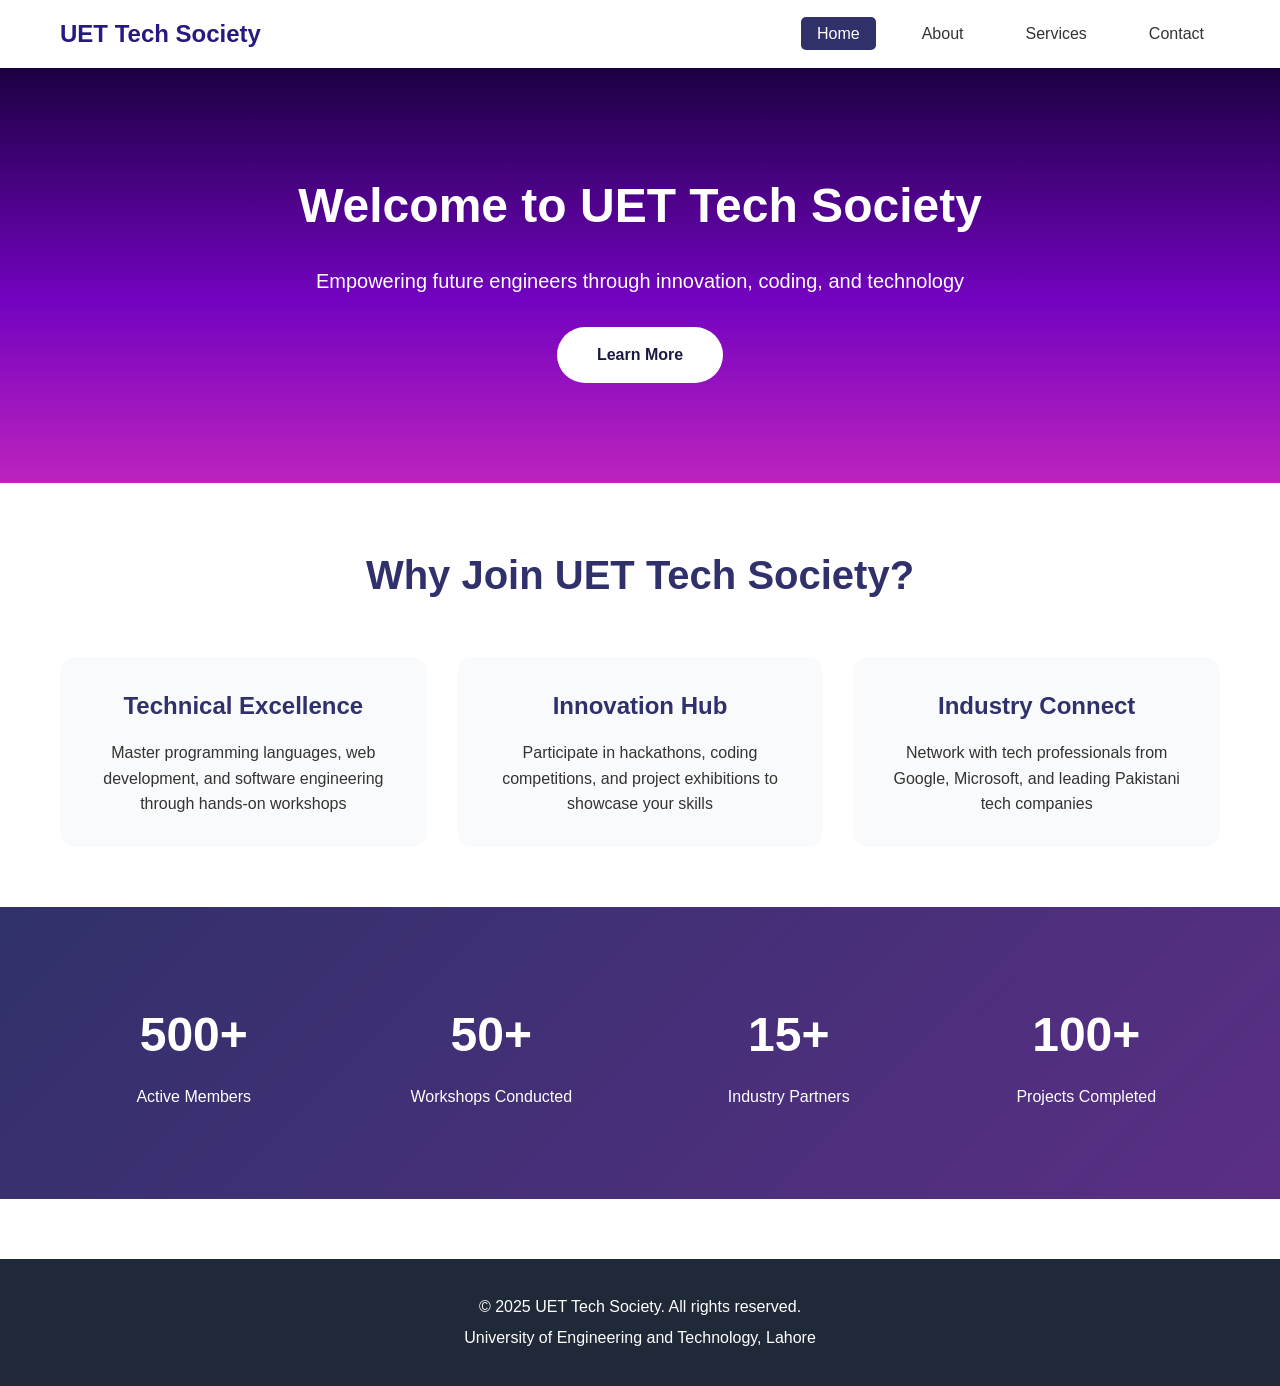
<file: index.html>
<!DOCTYPE html>
<html lang="en">
<head>
    <meta charset="UTF-8">
    <meta name="viewport" content="width=device-width, initial-scale=1.0">
    <title>UET Tech Society - Home</title>
    <link rel="stylesheet" href="styles.css">
</head>
<body>
    <!-- Navigation Menu -->
    <nav class="navbar">
        <div class="container">
            <h1 class="logo">UET Tech Society</h1>
            <ul class="nav-menu">
                <li><a href="index.html" class="active">Home</a></li>
                <li><a href="about.html">About</a></li>
                <li><a href="services.html">Services</a></li>
                <li><a href="contact.html">Contact</a></li>
            </ul>
        </div>
    </nav>

    <!-- Hero Section -->
    <section class="hero">
        <div class="container">
            <h1 class="hero-title">Welcome to UET Tech Society</h1>
            <p class="hero-subtitle">Empowering future engineers through innovation, coding, and technology</p>
            <a href="about.html" class="btn">Learn More</a>
        </div>
    </section>

    <!-- Features Section -->
    <section class="features">
        <div class="container">
            <h2>Why Join UET Tech Society?</h2>
            <div class="feature-grid">
                <div class="feature-card">
                    <h3> Technical Excellence</h3>
                    <p>Master programming languages, web development, and software engineering through hands-on workshops</p>
                </div>
                <div class="feature-card">
                    <h3> Innovation Hub</h3>
                    <p>Participate in hackathons, coding competitions, and project exhibitions to showcase your skills</p>
                </div>
                <div class="feature-card">
                    <h3> Industry Connect</h3>
                    <p>Network with tech professionals from Google, Microsoft, and leading Pakistani tech companies</p>
                </div>
            </div>
        </div>
    </section>

    <!-- Stats Section -->
    <section class="stats">
        <div class="container">
            <div class="stats-grid">
                <div class="stat-card">
                    <h3>500+</h3>
                    <p>Active Members</p>
                </div>
                <div class="stat-card">
                    <h3>50+</h3>
                    <p>Workshops Conducted</p>
                </div>
                <div class="stat-card">
                    <h3>15+</h3>
                    <p>Industry Partners</p>
                </div>
                <div class="stat-card">
                    <h3>100+</h3>
                    <p>Projects Completed</p>
                </div>
            </div>
        </div>
    </section>

    <!-- Footer -->
    <footer>
        <div class="container">
            <p>&copy; 2025 UET Tech Society. All rights reserved.</p>
            <p>University of Engineering and Technology, Lahore</p>
        </div>
    </footer>
</body>
</html>
</file>
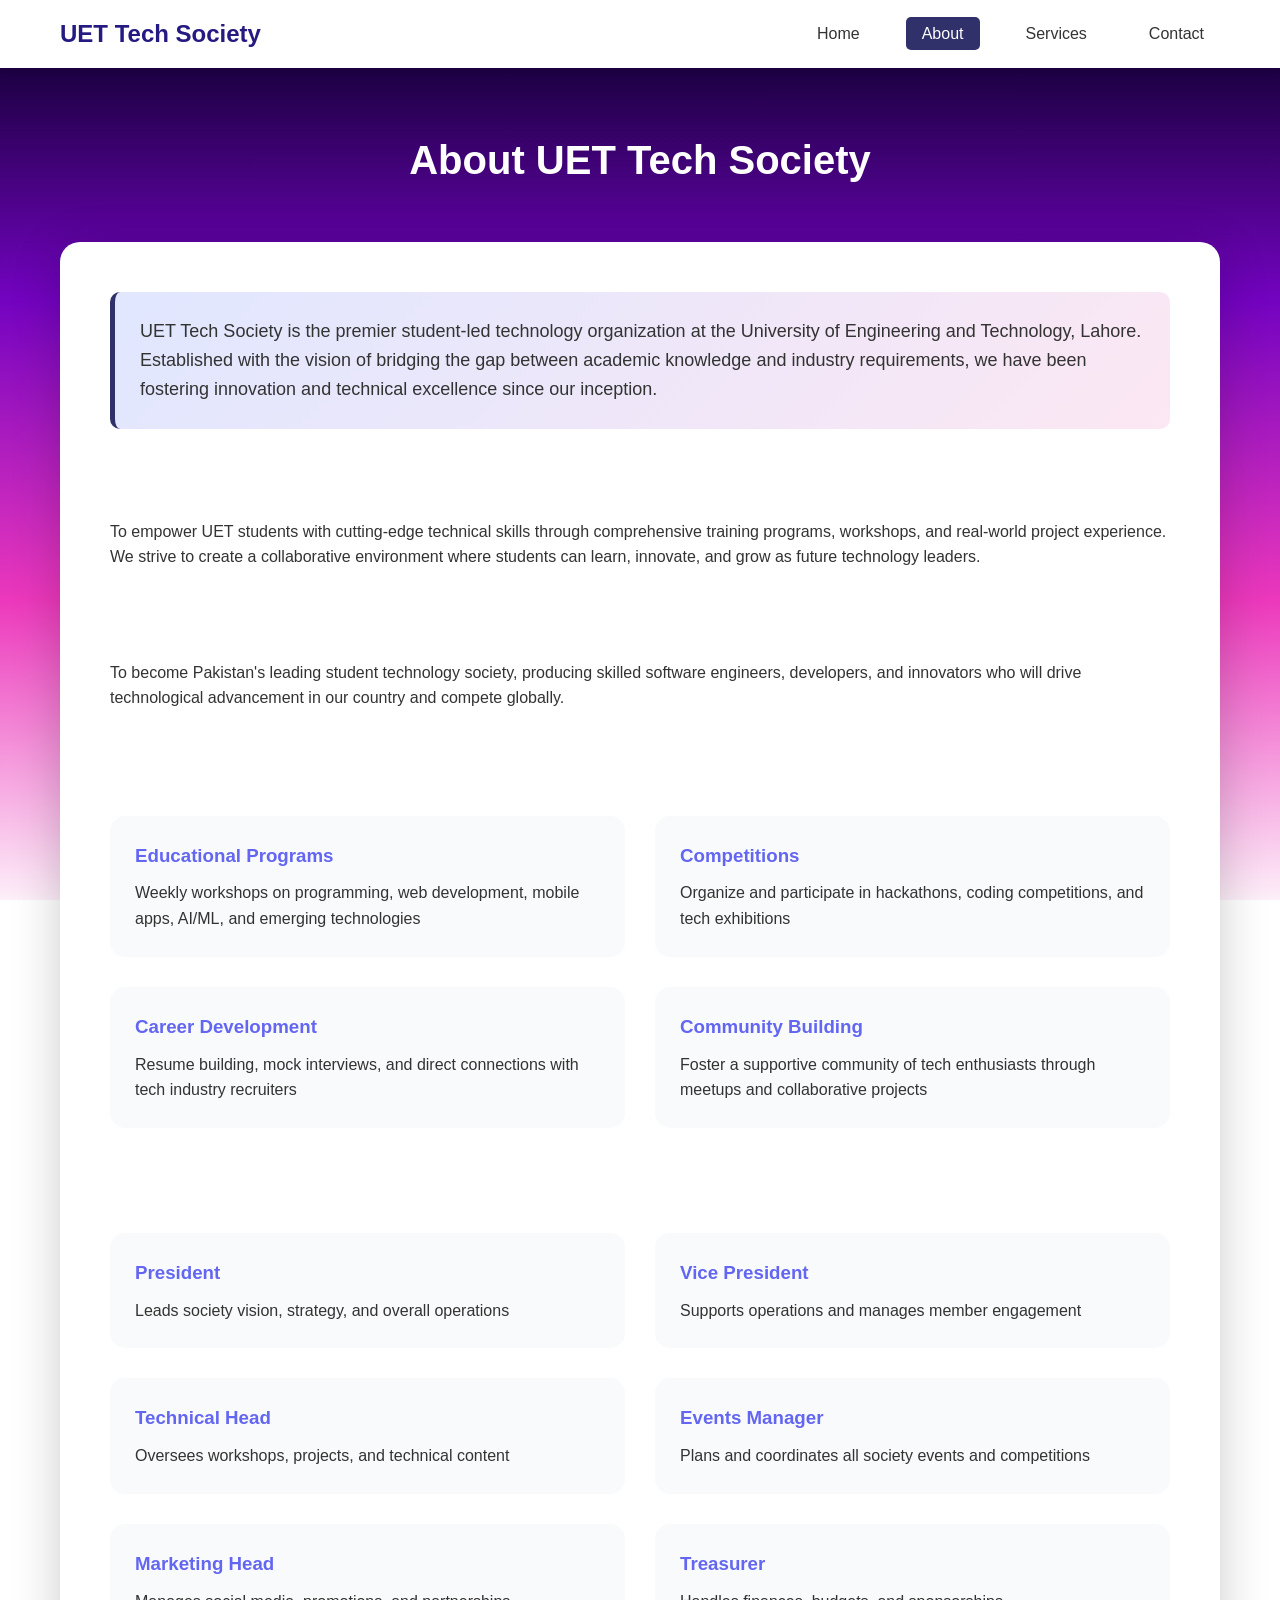
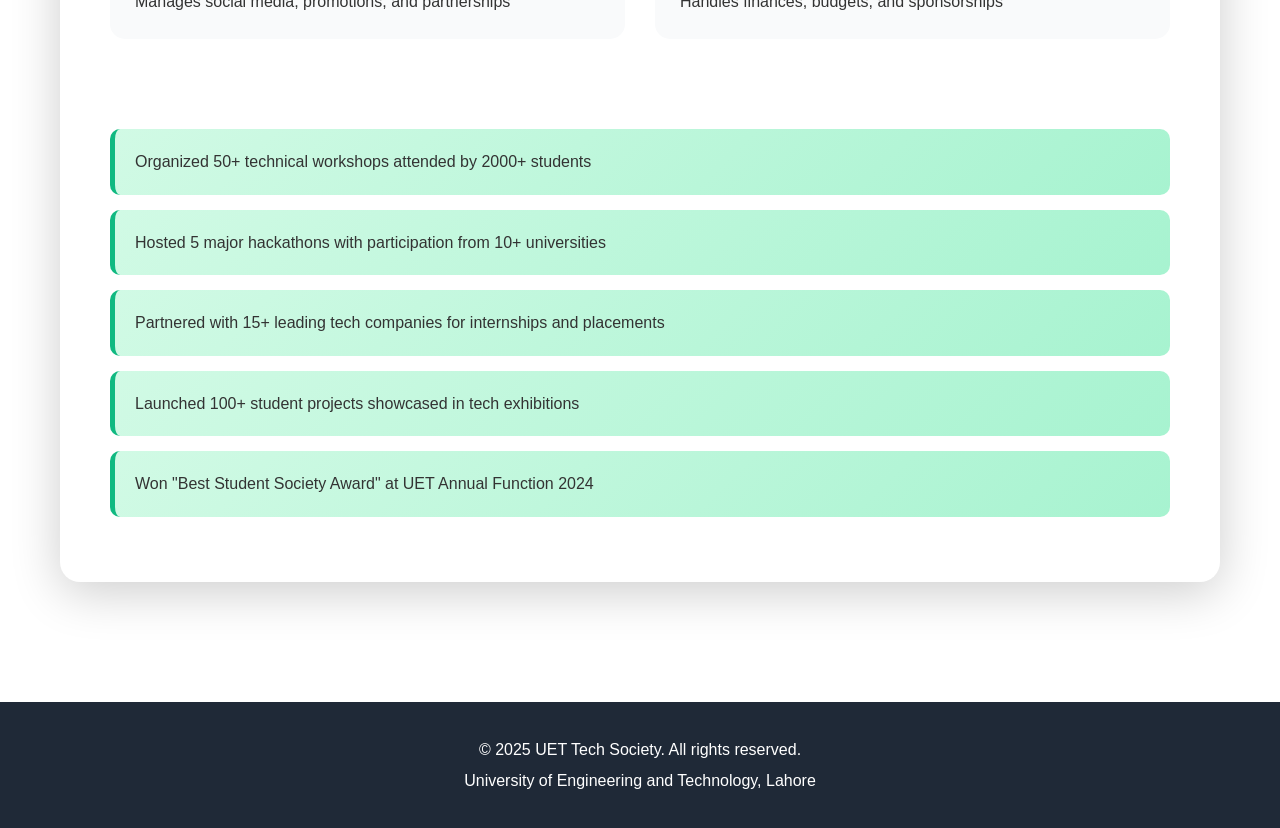
<file: about.html>
<!DOCTYPE html>
<html lang="en">
<head>
    <meta charset="UTF-8">
    <meta name="viewport" content="width=device-width, initial-scale=1.0">
    <title>About Us - UET Tech Society</title>
    <link rel="stylesheet" href="styles.css">
</head>
<body>
    <nav class="navbar">
        <div class="container">
            <h1 class="logo">UET Tech Society</h1>
            <ul class="nav-menu">
                <li><a href="index.html">Home</a></li>
                <li><a href="about.html" class="active">About</a></li>
                <li><a href="services.html">Services</a></li>
                <li><a href="contact.html">Contact</a></li>
            </ul>
        </div>
    </nav>

    <section class="page-section">
        <div class="container">
            <h1>About UET Tech Society</h1>
            
            <div class="about-content">
                <div class="about-intro">
                    <p>UET Tech Society is the premier student-led technology organization at the University of Engineering and Technology, Lahore. Established with the vision of bridging the gap between academic knowledge and industry requirements, we have been fostering innovation and technical excellence since our inception.</p>
                </div>

                <h2>Our Mission</h2>
                <p>To empower UET students with cutting-edge technical skills through comprehensive training programs, workshops, and real-world project experience. We strive to create a collaborative environment where students can learn, innovate, and grow as future technology leaders.</p>
                
                <h2>Our Vision</h2>
                <p>To become Pakistan's leading student technology society, producing skilled software engineers, developers, and innovators who will drive technological advancement in our country and compete globally.</p>
                
                <h2>What We Do</h2>
                <div class="activities-list">
                    <div class="activity-item">
                        <h3> Educational Programs</h3>
                        <p>Weekly workshops on programming, web development, mobile apps, AI/ML, and emerging technologies</p>
                    </div>
                    <div class="activity-item">
                        <h3> Competitions</h3>
                        <p>Organize and participate in hackathons, coding competitions, and tech exhibitions</p>
                    </div>
                    <div class="activity-item">
                        <h3> Career Development</h3>
                        <p>Resume building, mock interviews, and direct connections with tech industry recruiters</p>
                    </div>
                    <div class="activity-item">
                        <h3> Community Building</h3>
                        <p>Foster a supportive community of tech enthusiasts through meetups and collaborative projects</p>
                    </div>
                </div>

                <h2>Our Leadership Team</h2>
                <div class="team-grid">
                    <div class="team-member">
                        <h3>President</h3>
                        <p>Leads society vision, strategy, and overall operations</p>
                    </div>
                    <div class="team-member">
                        <h3>Vice President</h3>
                        <p>Supports operations and manages member engagement</p>
                    </div>
                    <div class="team-member">
                        <h3>Technical Head</h3>
                        <p>Oversees workshops, projects, and technical content</p>
                    </div>
                    <div class="team-member">
                        <h3>Events Manager</h3>
                        <p>Plans and coordinates all society events and competitions</p>
                    </div>
                    <div class="team-member">
                        <h3>Marketing Head</h3>
                        <p>Manages social media, promotions, and partnerships</p>
                    </div>
                    <div class="team-member">
                        <h3>Treasurer</h3>
                        <p>Handles finances, budgets, and sponsorships</p>
                    </div>
                </div>

                <h2>Our Achievements</h2>
                <ul class="achievements-list">
                    <li>Organized 50+ technical workshops attended by 2000+ students</li>
                    <li>Hosted 5 major hackathons with participation from 10+ universities</li>
                    <li>Partnered with 15+ leading tech companies for internships and placements</li>
                    <li>Launched 100+ student projects showcased in tech exhibitions</li>
                    <li>Won "Best Student Society Award" at UET Annual Function 2024</li>
                </ul>
            </div>
        </div>
    </section>

    <footer>
        <div class="container">
            <p>&copy; 2025 UET Tech Society. All rights reserved.</p>
            <p>University of Engineering and Technology, Lahore</p>
        </div>
    </footer>
</body>
</html>
</file>
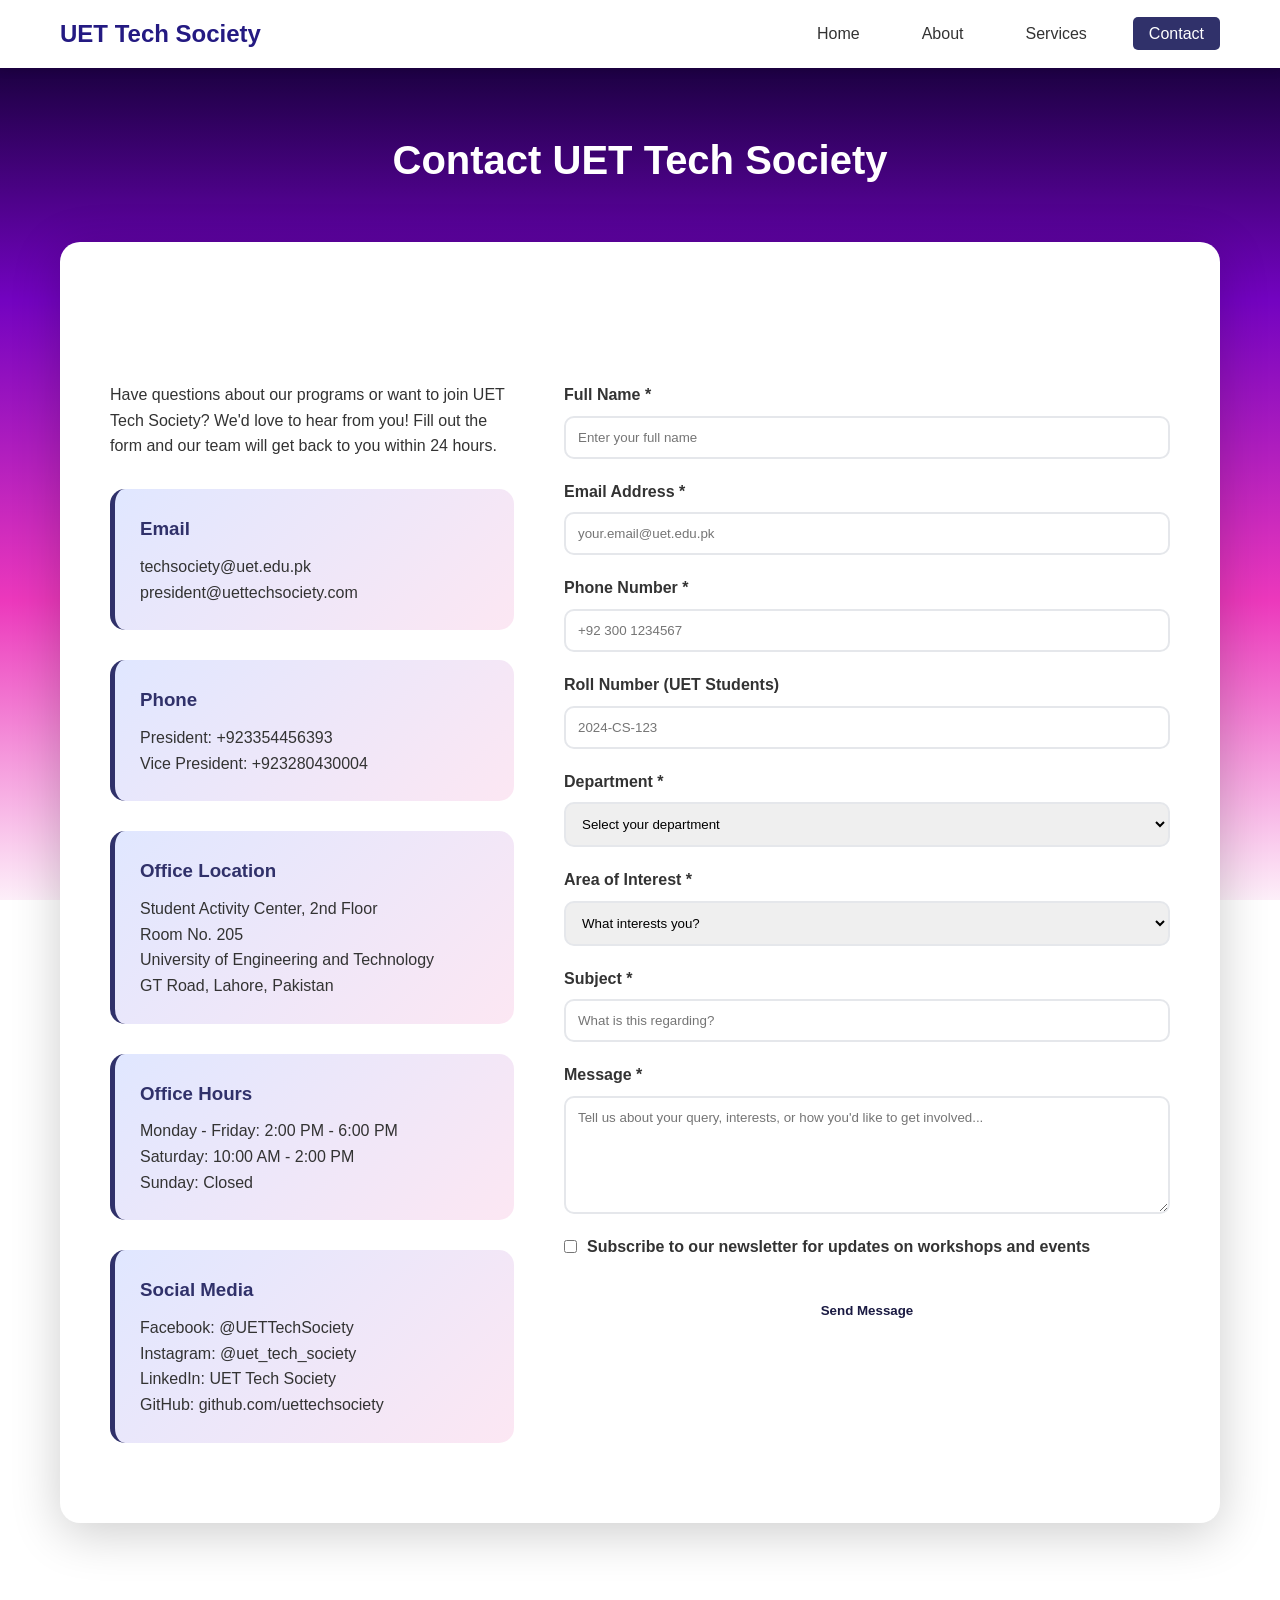
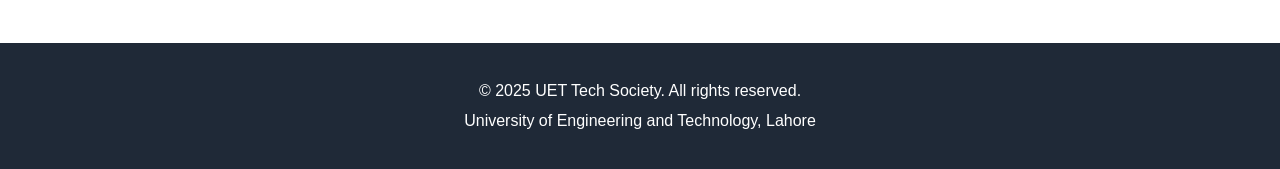
<file: contact.html>
<!DOCTYPE html>
<html lang="en">
<head>
    <meta charset="UTF-8">
    <meta name="viewport" content="width=device-width, initial-scale=1.0">
    <title>Contact Us - UET Tech Society</title>
    <link rel="stylesheet" href="styles.css">
</head>
<body>
    <nav class="navbar">
        <div class="container">
            <h1 class="logo">UET Tech Society</h1>
            <ul class="nav-menu">
                <li><a href="index.html">Home</a></li>
                <li><a href="about.html">About</a></li>
                <li><a href="services.html">Services</a></li>
                <li><a href="contact.html" class="active">Contact</a></li>
            </ul>
        </div>
    </nav>

    <section class="page-section">
        <div class="container">
            <h1>Contact UET Tech Society</h1>
            
            <div class="contact-content">
                <div class="contact-info">
                    <h2>Get in Touch</h2>
                    <p>Have questions about our programs or want to join UET Tech Society? We'd love to hear from you! Fill out the form and our team will get back to you within 24 hours.</p>
                    
                    <div class="info-item">
                        <h3> Email</h3>
                        <p>techsociety@uet.edu.pk</p>
                        <p>president@uettechsociety.com</p>
                    </div>
                    
                    <div class="info-item">
                        <h3> Phone</h3>
                        <p>President: +923354456393</p>
                        <p>Vice President: +923280430004</p>
                    </div>
                    
                    <div class="info-item">
                        <h3> Office Location</h3>
                        <p>Student Activity Center, 2nd Floor<br>
                        Room No. 205<br>
                        University of Engineering and Technology<br>
                        GT Road, Lahore, Pakistan</p>
                    </div>

                    <div class="info-item">
                        <h3> Office Hours</h3>
                        <p>Monday - Friday: 2:00 PM - 6:00 PM</p>
                        <p>Saturday: 10:00 AM - 2:00 PM</p>
                        <p>Sunday: Closed</p>
                    </div>

                    <div class="info-item">
                        <h3> Social Media</h3>
                        <p>Facebook: @UETTechSociety</p>
                        <p>Instagram: @uet_tech_society</p>
                        <p>LinkedIn: UET Tech Society</p>
                        <p>GitHub: github.com/uettechsociety</p>
                    </div>
                </div>

                <div class="contact-form-container">
                    <h2>Send us a Message</h2>
                    <form class="contact-form" action="#" method="post">
                        <div class="form-group">
                            <label for="name">Full Name *</label>
                            <input type="text" id="name" name="name" required placeholder="Enter your full name">
                        </div>

                        <div class="form-group">
                            <label for="email">Email Address *</label>
                            <input type="email" id="email" name="email" required placeholder="your.email@uet.edu.pk">
                        </div>

                        <div class="form-group">
                            <label for="phone">Phone Number *</label>
                            <input type="tel" id="phone" name="phone" required placeholder="+92 300 1234567">
                        </div>

                        <div class="form-group">
                            <label for="rollno">Roll Number (UET Students)</label>
                            <input type="text" id="rollno" name="rollno" placeholder="2024-CS-123">
                        </div>

                        <div class="form-group">
                            <label for="department">Department *</label>
                            <select id="department" name="department" required>
                                <option value="">Select your department</option>
                                <option value="CS">Computer Science</option>
                                <option value="SE">Software Engineering</option>
                                <option value="EE">Electrical Engineering</option>
                                <option value="ME">Mechanical Engineering</option>
                                <option value="CE">Civil Engineering</option>
                                <option value="CHE">Chemical Engineering</option>
                                <option value="OTHER">Other</option>
                            </select>
                        </div>

                        <div class="form-group">
                            <label for="interest">Area of Interest *</label>
                            <select id="interest" name="interest" required>
                                <option value="">What interests you?</option>
                                <option value="WEB">Web Development</option>
                                <option value="MOBILE">Mobile App Development</option>
                                <option value="AI">AI & Machine Learning</option>
                                <option value="DS">Data Science</option>
                                <option value="CYBER">Cyber Security</option>
                                <option value="GAME">Game Development</option>
                                <option value="GENERAL">General Membership</option>
                            </select>
                        </div>

                        <div class="form-group">
                            <label for="subject">Subject *</label>
                            <input type="text" id="subject" name="subject" required placeholder="What is this regarding?">
                        </div>

                        <div class="form-group">
                            <label for="message">Message *</label>
                            <textarea id="message" name="message" rows="6" required placeholder="Tell us about your query, interests, or how you'd like to get involved..."></textarea>
                        </div>

                        <div class="form-group">
                            <label class="checkbox-label">
                                <input type="checkbox" name="newsletter" value="yes">
                                Subscribe to our newsletter for updates on workshops and events
                            </label>
                        </div>

                        <button type="submit" class="btn">Send Message</button>
                    </form>
                </div>
            </div>
        </div>
    </section>

    <footer>
        <div class="container">
            <p>&copy; 2025 UET Tech Society. All rights reserved.</p>
            <p>University of Engineering and Technology, Lahore</p>
        </div>
    </footer>
</body>
</html>
</file>
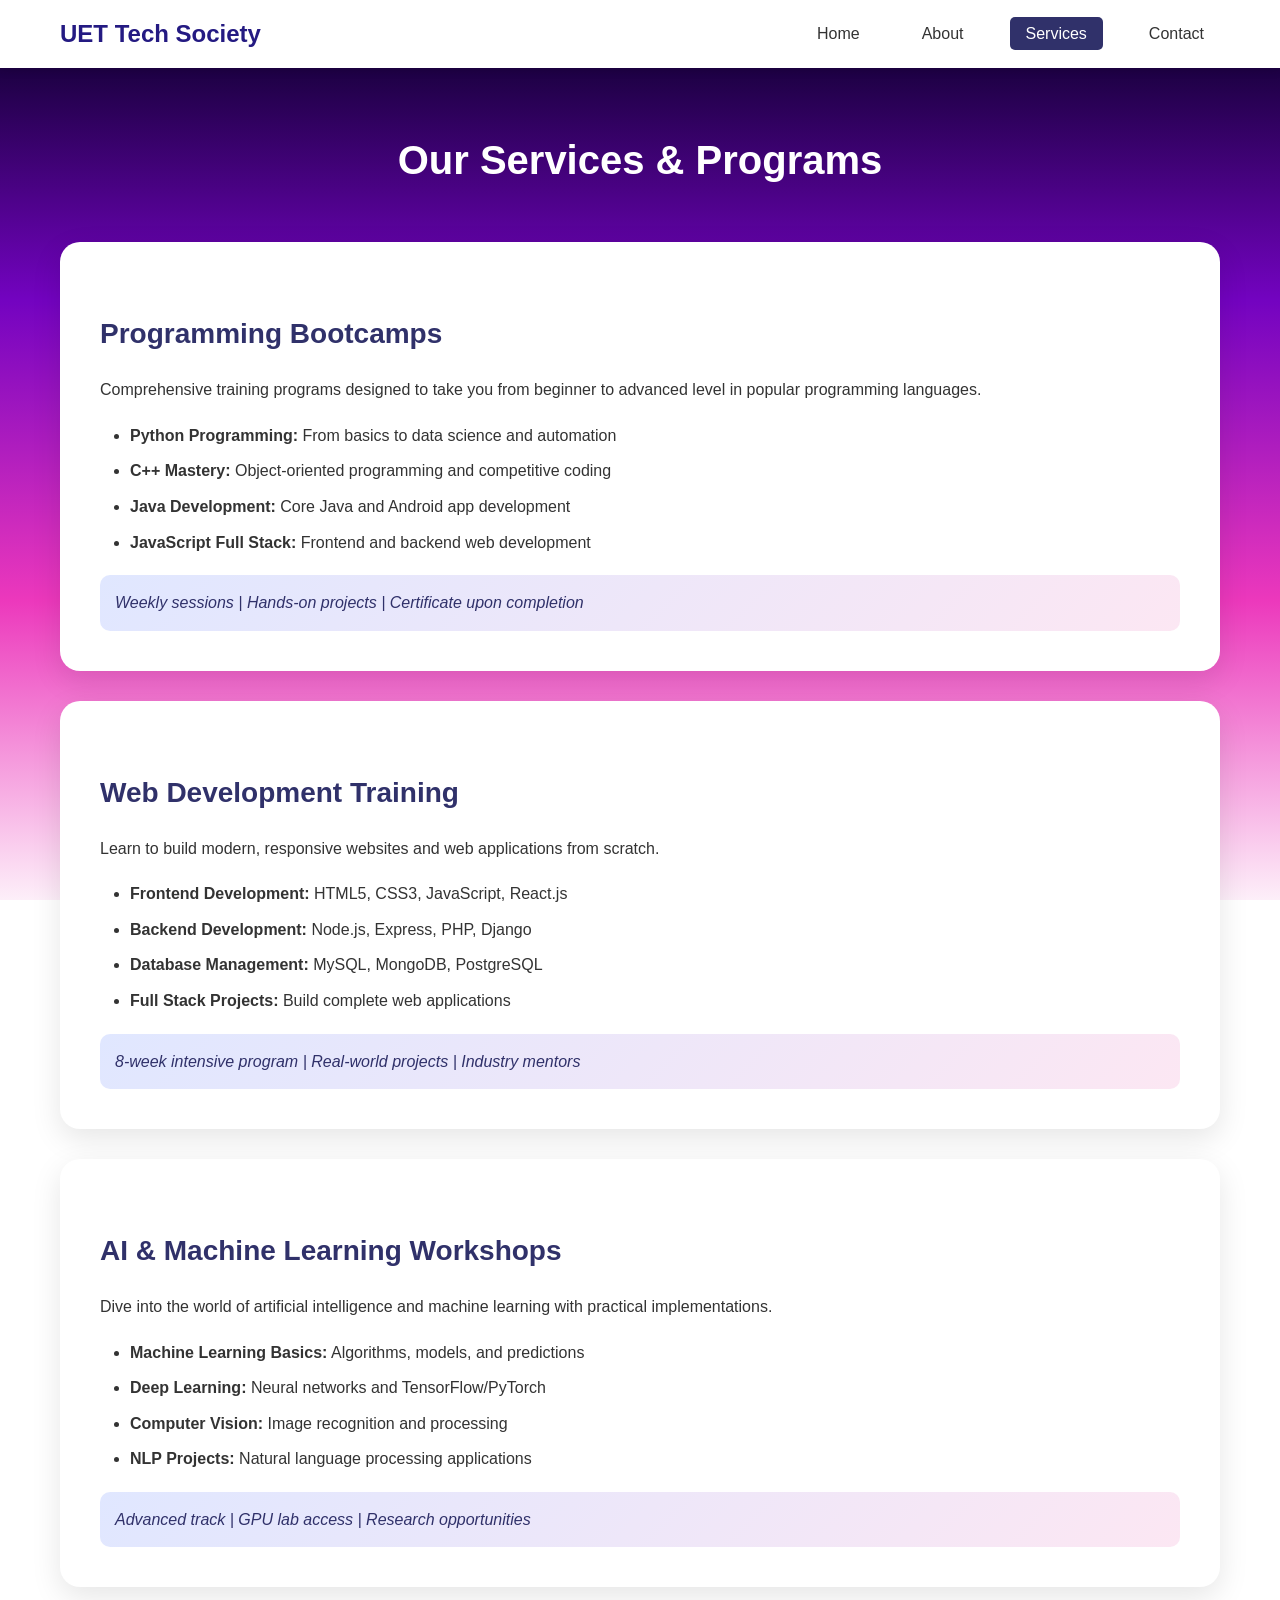
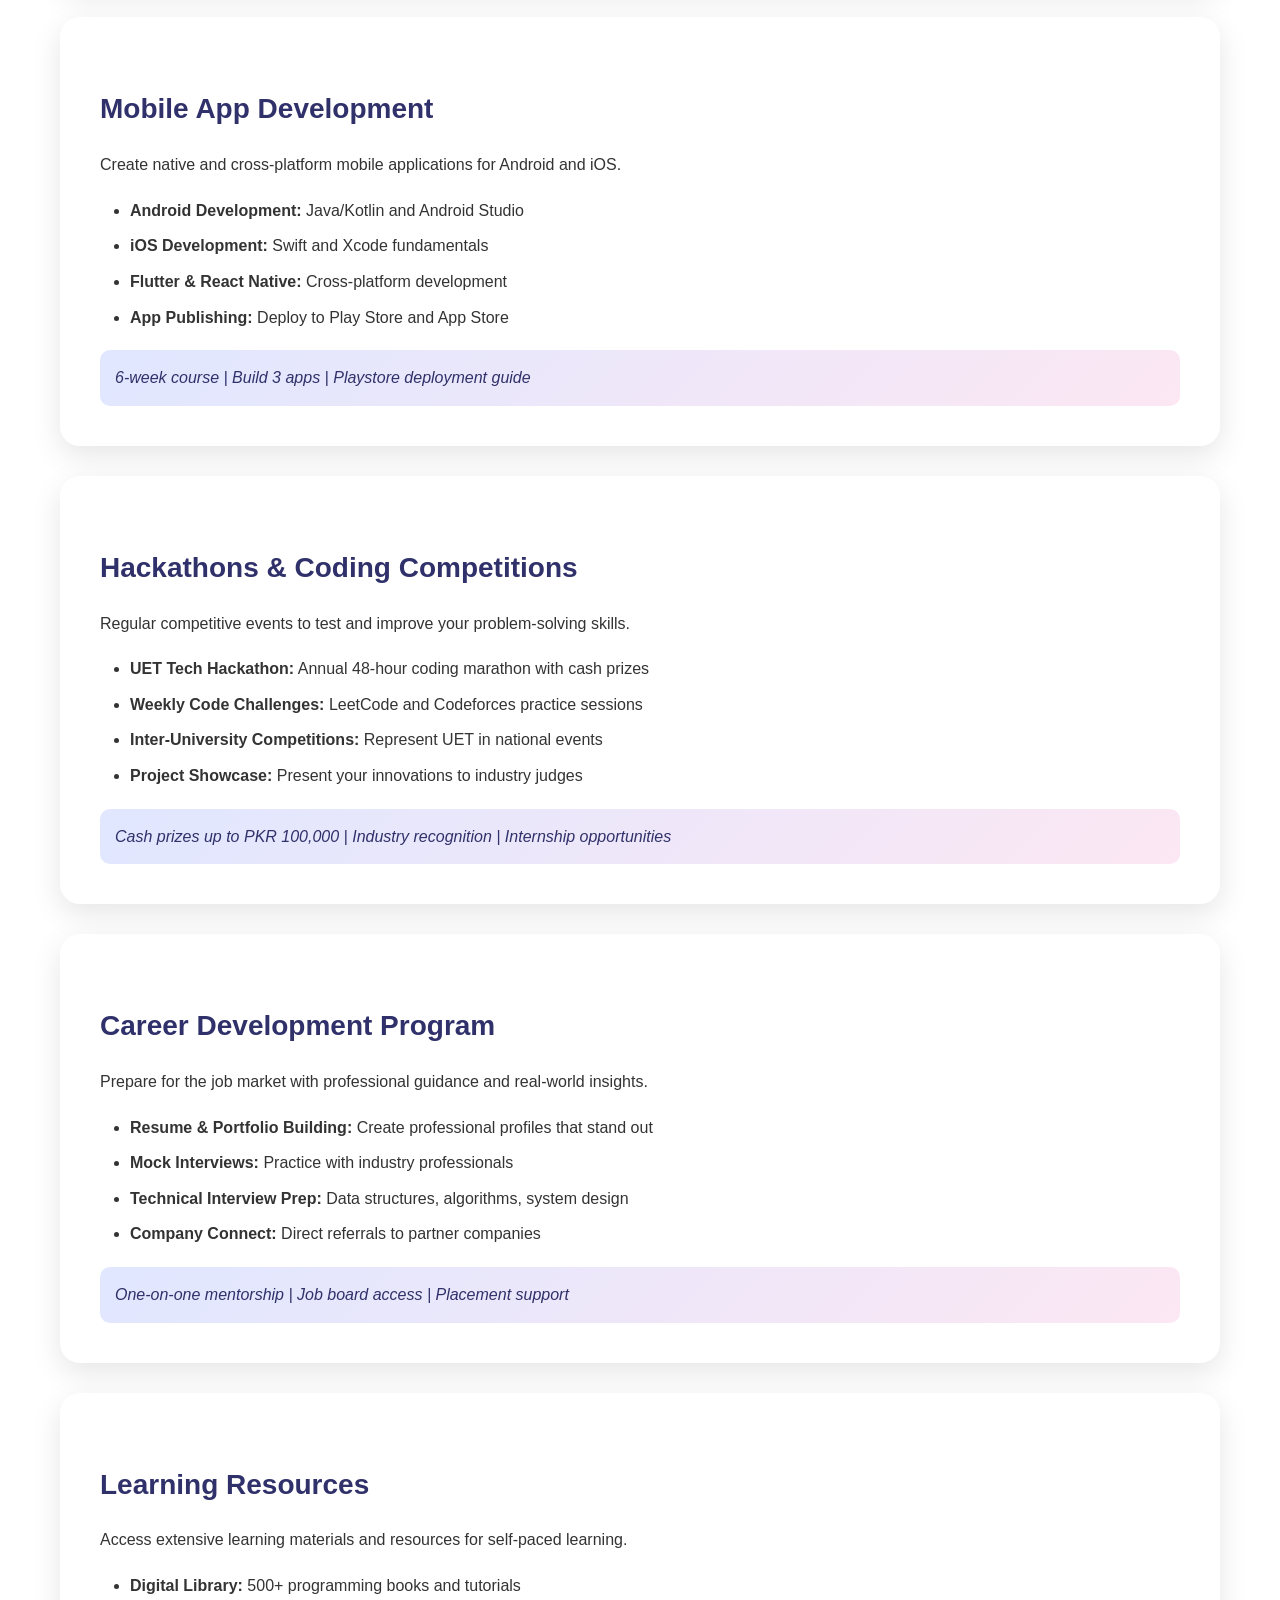
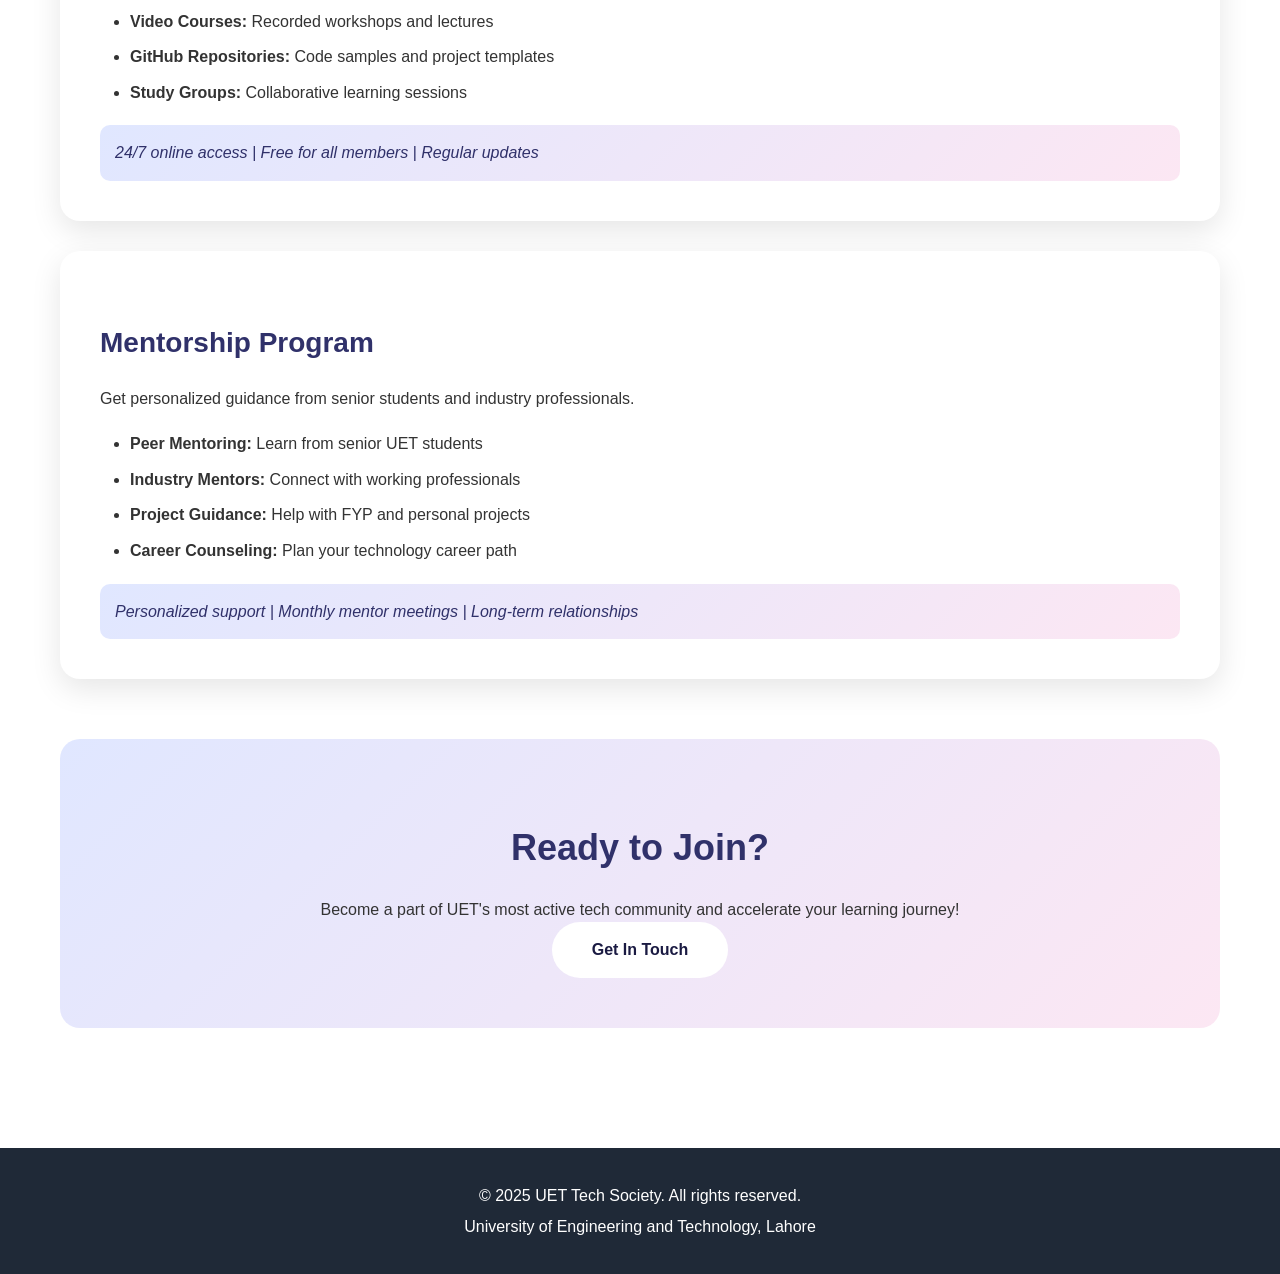
<file: services.html>
<!DOCTYPE html>
<html lang="en">
<head>
    <meta charset="UTF-8">
    <meta name="viewport" content="width=device-width, initial-scale=1.0">
    <title>Services - UET Tech Society</title>
    <link rel="stylesheet" href="styles.css">
</head>
<body>
    <nav class="navbar">
        <div class="container">
            <h1 class="logo">UET Tech Society</h1>
            <ul class="nav-menu">
                <li><a href="index.html">Home</a></li>
                <li><a href="about.html">About</a></li>
                <li><a href="services.html" class="active">Services</a></li>
                <li><a href="contact.html">Contact</a></li>
            </ul>
        </div>
    </nav>

    <section class="page-section">
        <div class="container">
            <h1>Our Services & Programs</h1>
            
            <div class="services-list">
                <div class="service-item">
                    <h2> Programming Bootcamps</h2>
                    <p>Comprehensive training programs designed to take you from beginner to advanced level in popular programming languages.</p>
                    <ul>
                        <li><strong>Python Programming:</strong> From basics to data science and automation</li>
                        <li><strong>C++ Mastery:</strong> Object-oriented programming and competitive coding</li>
                        <li><strong>Java Development:</strong> Core Java and Android app development</li>
                        <li><strong>JavaScript Full Stack:</strong> Frontend and backend web development</li>
                    </ul>
                    <p class="service-note">Weekly sessions | Hands-on projects | Certificate upon completion</p>
                </div>

                <div class="service-item">
                    <h2> Web Development Training</h2>
                    <p>Learn to build modern, responsive websites and web applications from scratch.</p>
                    <ul>
                        <li><strong>Frontend Development:</strong> HTML5, CSS3, JavaScript, React.js</li>
                        <li><strong>Backend Development:</strong> Node.js, Express, PHP, Django</li>
                        <li><strong>Database Management:</strong> MySQL, MongoDB, PostgreSQL</li>
                        <li><strong>Full Stack Projects:</strong> Build complete web applications</li>
                    </ul>
                    <p class="service-note">8-week intensive program | Real-world projects | Industry mentors</p>
                </div>

                <div class="service-item">
                    <h2> AI & Machine Learning Workshops</h2>
                    <p>Dive into the world of artificial intelligence and machine learning with practical implementations.</p>
                    <ul>
                        <li><strong>Machine Learning Basics:</strong> Algorithms, models, and predictions</li>
                        <li><strong>Deep Learning:</strong> Neural networks and TensorFlow/PyTorch</li>
                        <li><strong>Computer Vision:</strong> Image recognition and processing</li>
                        <li><strong>NLP Projects:</strong> Natural language processing applications</li>
                    </ul>
                    <p class="service-note">Advanced track | GPU lab access | Research opportunities</p>
                </div>

                <div class="service-item">
                    <h2> Mobile App Development</h2>
                    <p>Create native and cross-platform mobile applications for Android and iOS.</p>
                    <ul>
                        <li><strong>Android Development:</strong> Java/Kotlin and Android Studio</li>
                        <li><strong>iOS Development:</strong> Swift and Xcode fundamentals</li>
                        <li><strong>Flutter & React Native:</strong> Cross-platform development</li>
                        <li><strong>App Publishing:</strong> Deploy to Play Store and App Store</li>
                    </ul>
                    <p class="service-note">6-week course | Build 3 apps | Playstore deployment guide</p>
                </div>

                <div class="service-item">
                    <h2> Hackathons & Coding Competitions</h2>
                    <p>Regular competitive events to test and improve your problem-solving skills.</p>
                    <ul>
                        <li><strong>UET Tech Hackathon:</strong> Annual 48-hour coding marathon with cash prizes</li>
                        <li><strong>Weekly Code Challenges:</strong> LeetCode and Codeforces practice sessions</li>
                        <li><strong>Inter-University Competitions:</strong> Represent UET in national events</li>
                        <li><strong>Project Showcase:</strong> Present your innovations to industry judges</li>
                    </ul>
                    <p class="service-note">Cash prizes up to PKR 100,000 | Industry recognition | Internship opportunities</p>
                </div>

                <div class="service-item">
                    <h2> Career Development Program</h2>
                    <p>Prepare for the job market with professional guidance and real-world insights.</p>
                    <ul>
                        <li><strong>Resume & Portfolio Building:</strong> Create professional profiles that stand out</li>
                        <li><strong>Mock Interviews:</strong> Practice with industry professionals</li>
                        <li><strong>Technical Interview Prep:</strong> Data structures, algorithms, system design</li>
                        <li><strong>Company Connect:</strong> Direct referrals to partner companies</li>
                    </ul>
                    <p class="service-note">One-on-one mentorship | Job board access | Placement support</p>
                </div>

                <div class="service-item">
                    <h2> Learning Resources</h2>
                    <p>Access extensive learning materials and resources for self-paced learning.</p>
                    <ul>
                        <li><strong>Digital Library:</strong> 500+ programming books and tutorials</li>
                        <li><strong>Video Courses:</strong> Recorded workshops and lectures</li>
                        <li><strong>GitHub Repositories:</strong> Code samples and project templates</li>
                        <li><strong>Study Groups:</strong> Collaborative learning sessions</li>
                    </ul>
                    <p class="service-note">24/7 online access | Free for all members | Regular updates</p>
                </div>

                <div class="service-item">
                    <h2> Mentorship Program</h2>
                    <p>Get personalized guidance from senior students and industry professionals.</p>
                    <ul>
                        <li><strong>Peer Mentoring:</strong> Learn from senior UET students</li>
                        <li><strong>Industry Mentors:</strong> Connect with working professionals</li>
                        <li><strong>Project Guidance:</strong> Help with FYP and personal projects</li>
                        <li><strong>Career Counseling:</strong> Plan your technology career path</li>
                    </ul>
                    <p class="service-note">Personalized support | Monthly mentor meetings | Long-term relationships</p>
                </div>
            </div>

            <div class="cta-section">
                <h2>Ready to Join?</h2>
                <p>Become a part of UET's most active tech community and accelerate your learning journey!</p>
                <a href="contact.html" class="btn">Get In Touch</a>
            </div>
        </div>
    </section>

    <footer>
        <div class="container">
            <p>&copy; 2025 UET Tech Society. All rights reserved.</p>
            <p>University of Engineering and Technology, Lahore</p>
        </div>
    </footer>
</body>
</html>
</file>
<file: styles.css>
/* Reset */
* {
    margin: 0;
    padding: 0;
    box-sizing: border-box;
}

body {
    font-family: Arial, sans-serif;
    line-height: 1.6;
    color: #333;
   background: linear-gradient(to bottom, #03001e, #7303c0, #ec38bc, #fdeff9);
    background-attachment: fixed;
    min-height: 100vh;
}

/* Container */
.container {
    max-width: 1200px;
    margin: 0 auto;
    padding: 0 20px;
}

/* Navigation */
.navbar {
    background: white;
    padding: 15px 0;
    box-shadow: 0 2px 10px rgba(0,0,0,0.1);
    position: sticky;
    top: 0;
    z-index: 100;
}

.navbar .container {
    display: flex;
    justify-content: space-between;
    align-items: center;
}

.logo {
    font-size: 24px;
    color: #241a82;
    font-weight: bold;
}

.nav-menu {
    display: flex;
    list-style: none;
    gap: 30px;
}

.nav-menu a {
    color: #333;
    text-decoration: none;
    padding: 8px 16px;
    border-radius: 5px;
    transition: 0.3s;
}

.nav-menu a:hover {
    background: #30316a;
    color: white;
    transform: translateY(-3px);
}

.nav-menu a.active {
    background: #30316a;
    color: white;
}

/* Hero Section */
.hero {
    padding: 100px 0;
    text-align: center;
    color: white;
}

.hero-title {
    font-size: 48px;
    margin-bottom: 20px;
    animation: fadeIn 1s;
}

.hero-subtitle {
    font-size: 20px;
    margin-bottom: 30px;
    animation: fadeIn 1.5s;
}

@keyframes fadeIn {
    from {
        opacity: 0;
        transform: translateY(20px);
    }
    to {
        opacity: 1;
        transform: translateY(0);
    }
}

/* Button */
.btn {
    display: inline-block;
    padding: 15px 40px;
    background: white;
    color: #1a1a42;
    text-decoration: none;
    border-radius: 50px;
    font-weight: bold;
    transition: 0.3s;
    border: none;
    cursor: pointer;
    animation: fadeIn 2s;
}

.btn:hover {
    transform: scale(1.1);
    box-shadow: 0 10px 30px rgba(0,0,0,0.3);
}

/* Features Section */
.features {
    padding: 60px 0;
    background: white;
}

.features h2 {
    text-align: center;
    font-size: 40px;
    margin-bottom: 50px;
    color: #30316a;

}

.feature-grid {
    display: grid;
    grid-template-columns: repeat(3, 1fr);
    gap: 30px;
}

.feature-card {
    background: #f9fafb;
    padding: 30px;
    border-radius: 15px;
    transition: 0.3s;
    text-align: center;
}

.feature-card:hover {
    transform: translateY(-10px);
    box-shadow: 0 15px 40px rgba(0,0,0,0.1);
    background: linear-gradient(135deg, #e0e7ff, #fce7f3);
}

.feature-card h3 {
    color: #30316a;
    margin-bottom: 15px;
    font-size: 24px;
}

/* Stats Section */
.stats {
    padding: 60px 0;
    background: linear-gradient(135deg, #30316a, #5b2e86);
    color: white;
}

.stats-grid {
    display: grid;
    grid-template-columns: repeat(4, 1fr);
    gap: 30px;
    text-align: center;
}

.stat-card {
    padding: 30px;
    transition: 0.3s;
}

.stat-card:hover {
    transform: scale(1.15) rotate(5deg);
}

.stat-card h3 {
    font-size: 48px;
    margin-bottom: 10px;
}

/* Page Section */
.page-section {
    padding: 60px 0;
    min-height: 70vh;
}

.page-section h1 {
    font-size: 40px;
    text-align: center;
    margin-bottom: 50px;
    color: white;
}

.page-section h2 {
    color: white;
    margin: 30px 0 15px;
    font-size: 28px;
}

/* About Content */
.about-content,
.contact-content {
    background: white;
    padding: 50px;
    border-radius: 20px;
    box-shadow: 0 10px 50px rgba(0,0,0,0.2);
}

.about-intro {
    font-size: 18px;
    padding: 25px;
    background: linear-gradient(135deg, #e0e7ff, #fce7f3);
    border-left: 5px solid #30316a;
    border-radius: 10px;
    margin-bottom: 30px;
}

.activities-list,
.team-grid {
    display: grid;
    grid-template-columns: repeat(2, 1fr);
    gap: 30px;
    margin: 30px 0;
}

.activity-item,
.team-member {
    background: #f9fafb;
    padding: 25px;
    border-radius: 15px;
    transition: 0.3s;
}

.activity-item:hover,
.team-member:hover {
    transform: translateY(-5px);
    box-shadow: 0 10px 30px rgba(0,0,0,0.1);
    background: linear-gradient(135deg, #e0e7ff, #fce7f3);
}

.activity-item h3,
.team-member h3 {
    color: #6366f1;
    margin-bottom: 10px;
}

.achievements-list {
    list-style: none;
    padding: 0;
}

.achievements-list li {
    padding: 20px;
    margin: 15px 0;
    background: linear-gradient(135deg, #d1fae5, #a7f3d0);
    border-left: 5px solid #10b981;
    border-radius: 10px;
    transition: 0.3s;
}

.achievements-list li:hover {
    transform: translateX(10px);
}

/* Services */
.services-list {
    display: flex;
    flex-direction: column;
    gap: 30px;
}

.service-item {
    background: white;
    padding: 40px;
    border-radius: 20px;
    box-shadow: 0 10px 30px rgba(0,0,0,0.1);
    transition: 0.3s;
}

.service-item:hover {
    transform: translateX(15px);
    box-shadow: 0 15px 50px rgba(0,0,0,0.2);
}

.service-item h2 {
    color: #30316a;
    margin-bottom: 20px;
}

.service-item ul {
    margin: 20px 0;
    padding-left: 30px;
}

.service-item li {
    margin: 10px 0;
}

.service-note {
    margin-top: 20px;
    padding: 15px;
    background: linear-gradient(135deg, #e0e7ff, #fce7f3);
    border-radius: 10px;
    font-style: italic;
    color: #30316a;
}

/* Contact Page */
.contact-content {
    display: grid;
    grid-template-columns: 1fr 1.5fr;
    gap: 50px;
}

.info-item {
    margin: 30px 0;
    padding: 25px;
    background: linear-gradient(135deg, #e0e7ff, #fce7f3);
    border-radius: 15px;
    border-left: 5px solid #30316a;
    transition: 0.3s;
}

.info-item:hover {
    transform: translateX(5px);
    box-shadow: 0 5px 20px rgba(0,0,0,0.1);
}

.info-item h3 {
    color: #30316a;
    margin-bottom: 10px;
}

/* Forms */
.contact-form {
    display: flex;
    flex-direction: column;
    gap: 20px;
}

.form-group {
    display: flex;
    flex-direction: column;
}

.form-group label {
    margin-bottom: 8px;
    font-weight: bold;
    color: #333;
}

.form-group input,
.form-group select,
.form-group textarea {
    padding: 12px;
    border: 2px solid #e5e7eb;
    border-radius: 10px;
    font-family: Arial, sans-serif;
    transition: 0.3s;
}

.form-group input:focus,
.form-group select:focus,
.form-group textarea:focus {
    outline: none;
    border-color: #30316a;
    box-shadow: 0 0 15px rgba(99,102,241,0.2);
    transform: scale(1.02);
}

.checkbox-label {
    display: flex;
    align-items: center;
    gap: 10px;
}

/* CTA Section */
.cta-section {
    margin-top: 60px;
    text-align: center;
    padding: 50px;
    background: linear-gradient(135deg, #e0e7ff, #fce7f3);
    border-radius: 20px;
}

.cta-section h2 {
    color: #30316a;
    margin-bottom: 20px;
    font-size: 36px;
}

/* Footer */
footer {
    background: #1f2937;
    color: white;
    padding: 30px 0;
    text-align: center;
    margin-top: 60px;
}

footer p {
    margin: 5px 0;
}

/* Mobile Responsive */
@media (max-width: 768px) {
    .nav-menu {
        flex-direction: column;
        gap: 10px;
    }

    .hero-title {
        font-size: 32px;
    }

    .feature-grid,
    .stats-grid,
    .activities-list,
    .team-grid {
        grid-template-columns: 1fr;
    }

    .contact-content {
        grid-template-columns: 1fr;
    }
}
</file>
